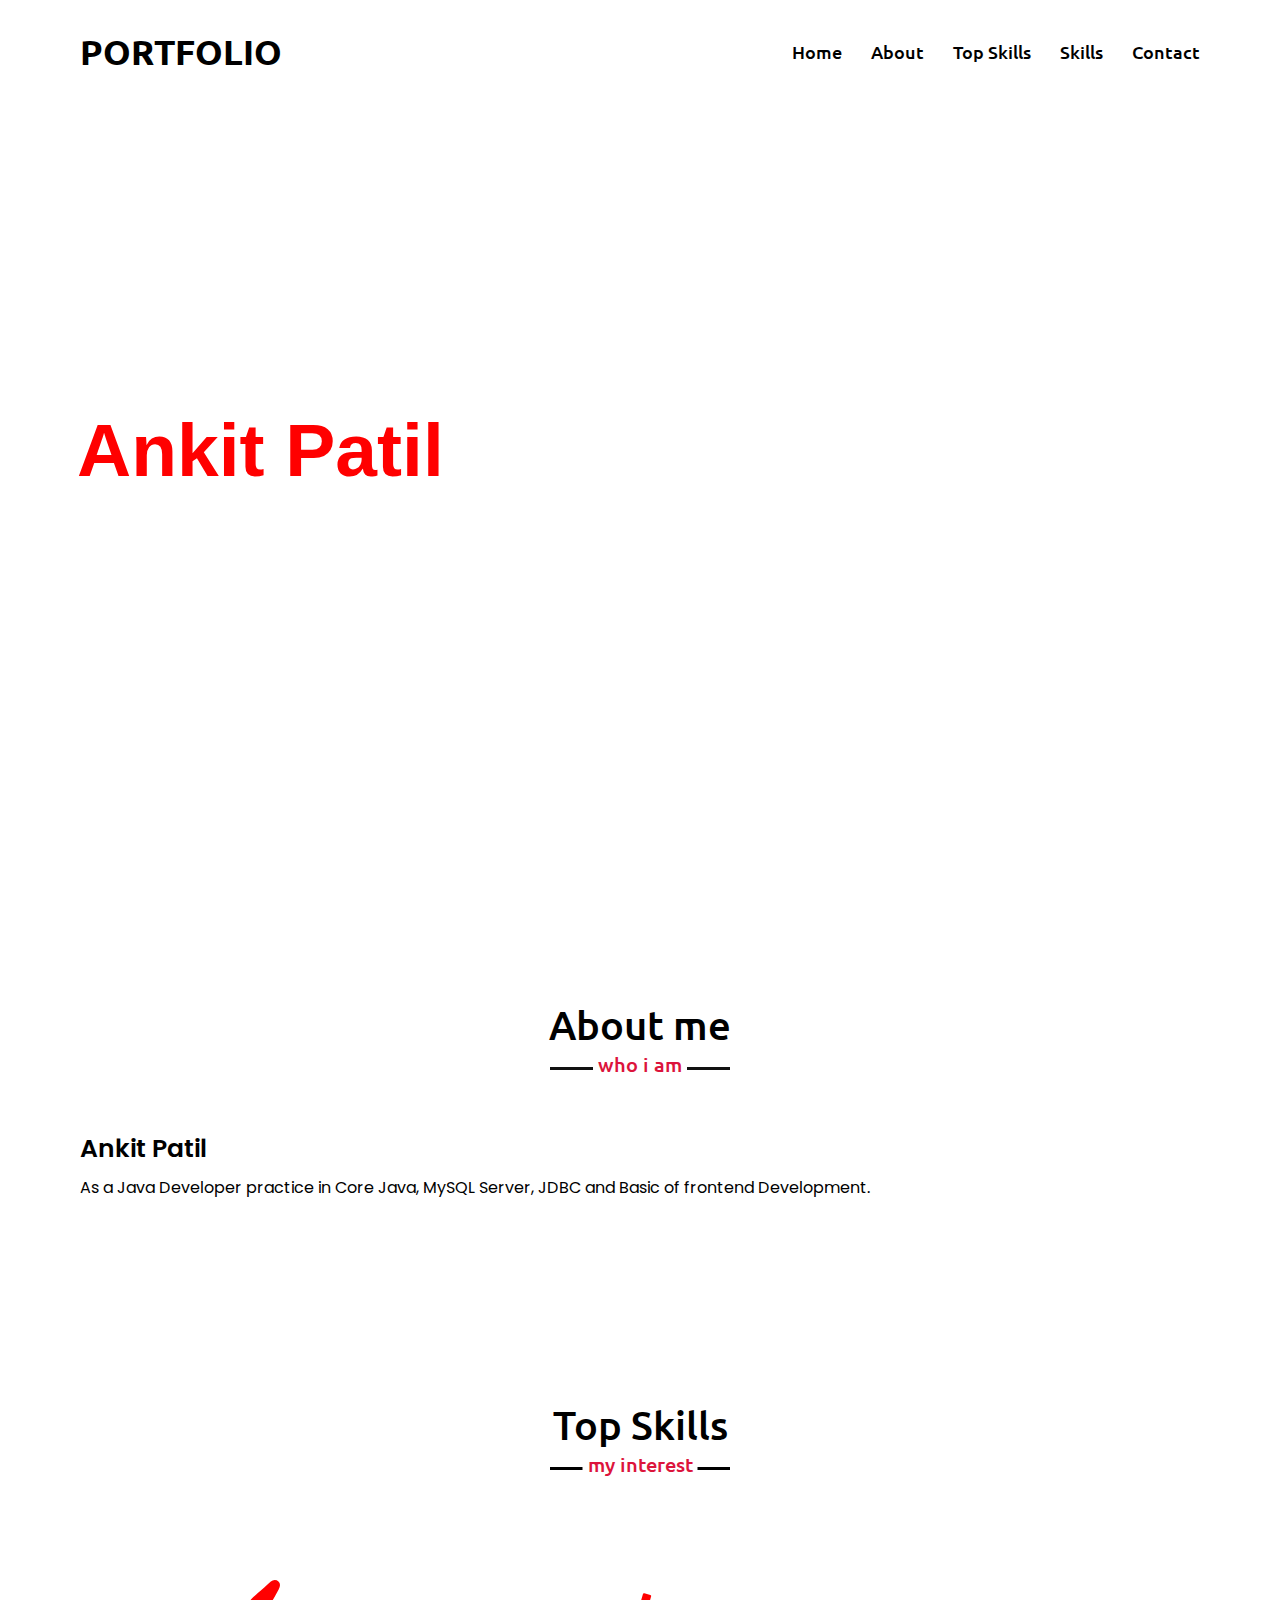
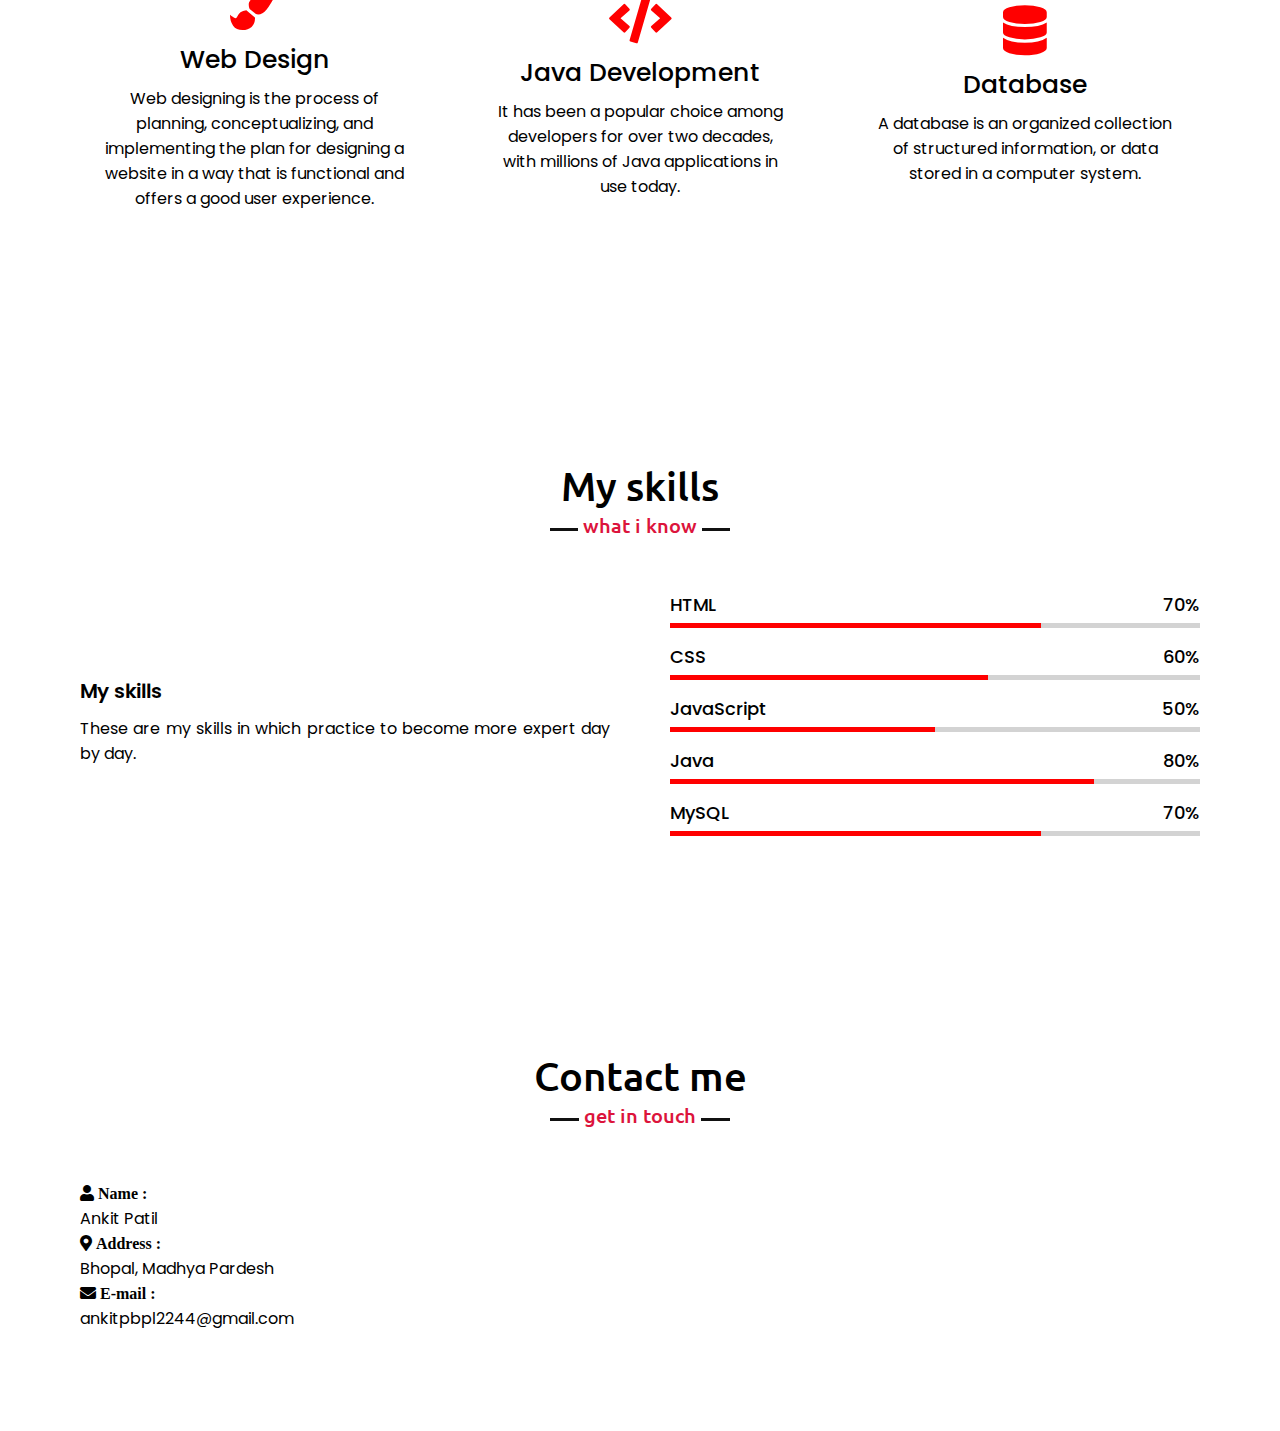
<file: MyPortfolio/index.html>
<!DOCTYPE html>
<html lang="en">
<head>
    <meta charset="UTF-8">
    <meta name="viewport" content="width=device-width, initial-scale=1.0">
    <title>My Portfolio Website</title>
    <link rel="stylesheet" href="style.css">
    <link rel="stylesheet" href="https://cdnjs.cloudflare.com/ajax/libs/font-awesome/5.15.3/css/all.min.css"/>
    <script src="https://code.jquery.com/jquery-3.5.1.min.js"></script>


</head>
<body>
    <nav class="navbar">
        <div class="max-width">
            <div class="logo"><a href="#">PORTFOLIO</a></div>
            <ul class="menu">
                <li><a href="#home" class="menu-btn">Home</a></li>
                <li><a href="#about" class="menu-btn">About</a></li>
                <li><a href="#skill" class="menu-btn">Top Skills</a></li>
                <li><a href="#skills" class="menu-btn">Skills</a></li>
                <li><a href="#contact" class="menu-btn">Contact</a></li>
            </ul>
        </div>
    </nav>

    <!-- home section start -->
    <section class="home" id="home">
        <div class="max-width">
            <div class="home-content">
                <div class="text-2">Ankit Patil</div>
            </div>
        </div>
    </section>

    <!-- about section start -->
    <section class="about" id="about">
        <div class="max-width">
            <h2 class="title">About me</h2>
            <div class="about-content">
                <div class="column right">
                    <div class="text">Ankit Patil</div>
                    <p>As a Java Developer practice in Core Java, MySQL Server, JDBC and Basic of frontend Development.<p>
                    
                </div>            
            </div>
        </div>
    </section>

    <!-- services section start -->
    <section class="skill" id="skill">
        <div class="max-width">
            <h2 class="title">Top Skills</h2>
            <div class="serv-content">
                <div class="card">
                    <div class="box">
                        <i class="fas fa-paint-brush"></i>
                        <div class="text">Web Design</div>
                        <p>Web designing is the process of planning, conceptualizing, and implementing the plan for designing a website in a way that is functional and offers a good user experience.</p>
                    </div>
                </div>
                <div class="card">
                    <div class="box">
                        <i class="fas fa-code"></i>
                        <div class="text">Java Development</div>
                        <p>It has been a popular choice among developers for over two decades, with millions of Java applications in use today.</p>
                    </div>
                </div>
                <div class="card">
                    <div class="box">
                        <i class="fas fa-database"></i>
                        <div class="text">Database</div>
                        <p>A database is an organized collection of structured information, or data stored in a computer system.</p>
                    </div>
                </div>
            
            </div>
        </div>
    </section>

    <!-- skills section start -->
    <section class="skills" id="skills">
        <div class="max-width">
            <h2 class="title">My skills</h2>
            <div class="skills-content">
                <div class="column left">
                    <div class="text">My skills</div>
                    <p>These are my skills in which practice to become more expert day by day.</p>
                </div>
                <div class="column right">
                    <div class="bars">
                        <div class="info">
                            <span>HTML</span>
                            <span>70%</span>
                        </div>
                        <div class="line html"></div>
                    </div>
                    <div class="bars">
                        <div class="info">
                            <span>CSS</span>
                            <span>60%</span>
                        </div>
                        <div class="line css"></div>
                    </div>
                    <div class="bars">
                        <div class="info">
                            <span>JavaScript</span>
                            <span>50%</span>
                        </div>
                        <div class="line js"></div>
                    </div>
                    <div class="bars">
                        <div class="info">
                            <span>Java</span>
                            <span>80%</span>
                        </div>
                        <div class="line php"></div>
                    </div>
                    <div class="bars">
                        <div class="info">
                            <span>MySQL</span>
                            <span>70%</span>
                        </div>
                        <div class="line mysql"></div>
                    </div>
                </div>
            </div>
        </div>
    </section>
   

    <!-- contact section start -->
    <section class="contact" id="contact">
        <div class="max-width">
            <h2 class="title">Contact me</h2>
                <div class="text"></div>
                    <div class="icons">
                        <div class="row">
                            <i class="fas fa-user">  Name :</i>
                            <div class="info">
                                <div class="sub-title">Ankit Patil</div>
                            </div>
                        </div>
                        <div class="row">
                            <i class="fas fa-map-marker-alt">  Address :</i>
                            <div class="info">
                                <div class="sub-title">Bhopal, Madhya Pardesh</div>
                            </div>
                        </div>
                        <div class="row">
                            <i class="fas fa-envelope">  E-mail :</i>
                            <div class="info">
                                <div class="sub-title">ankitpbpl2244@gmail.com</div>
                            </div>
                        </div>
                    </div>
                </div>
    </section>

</body>
</html>
</file>
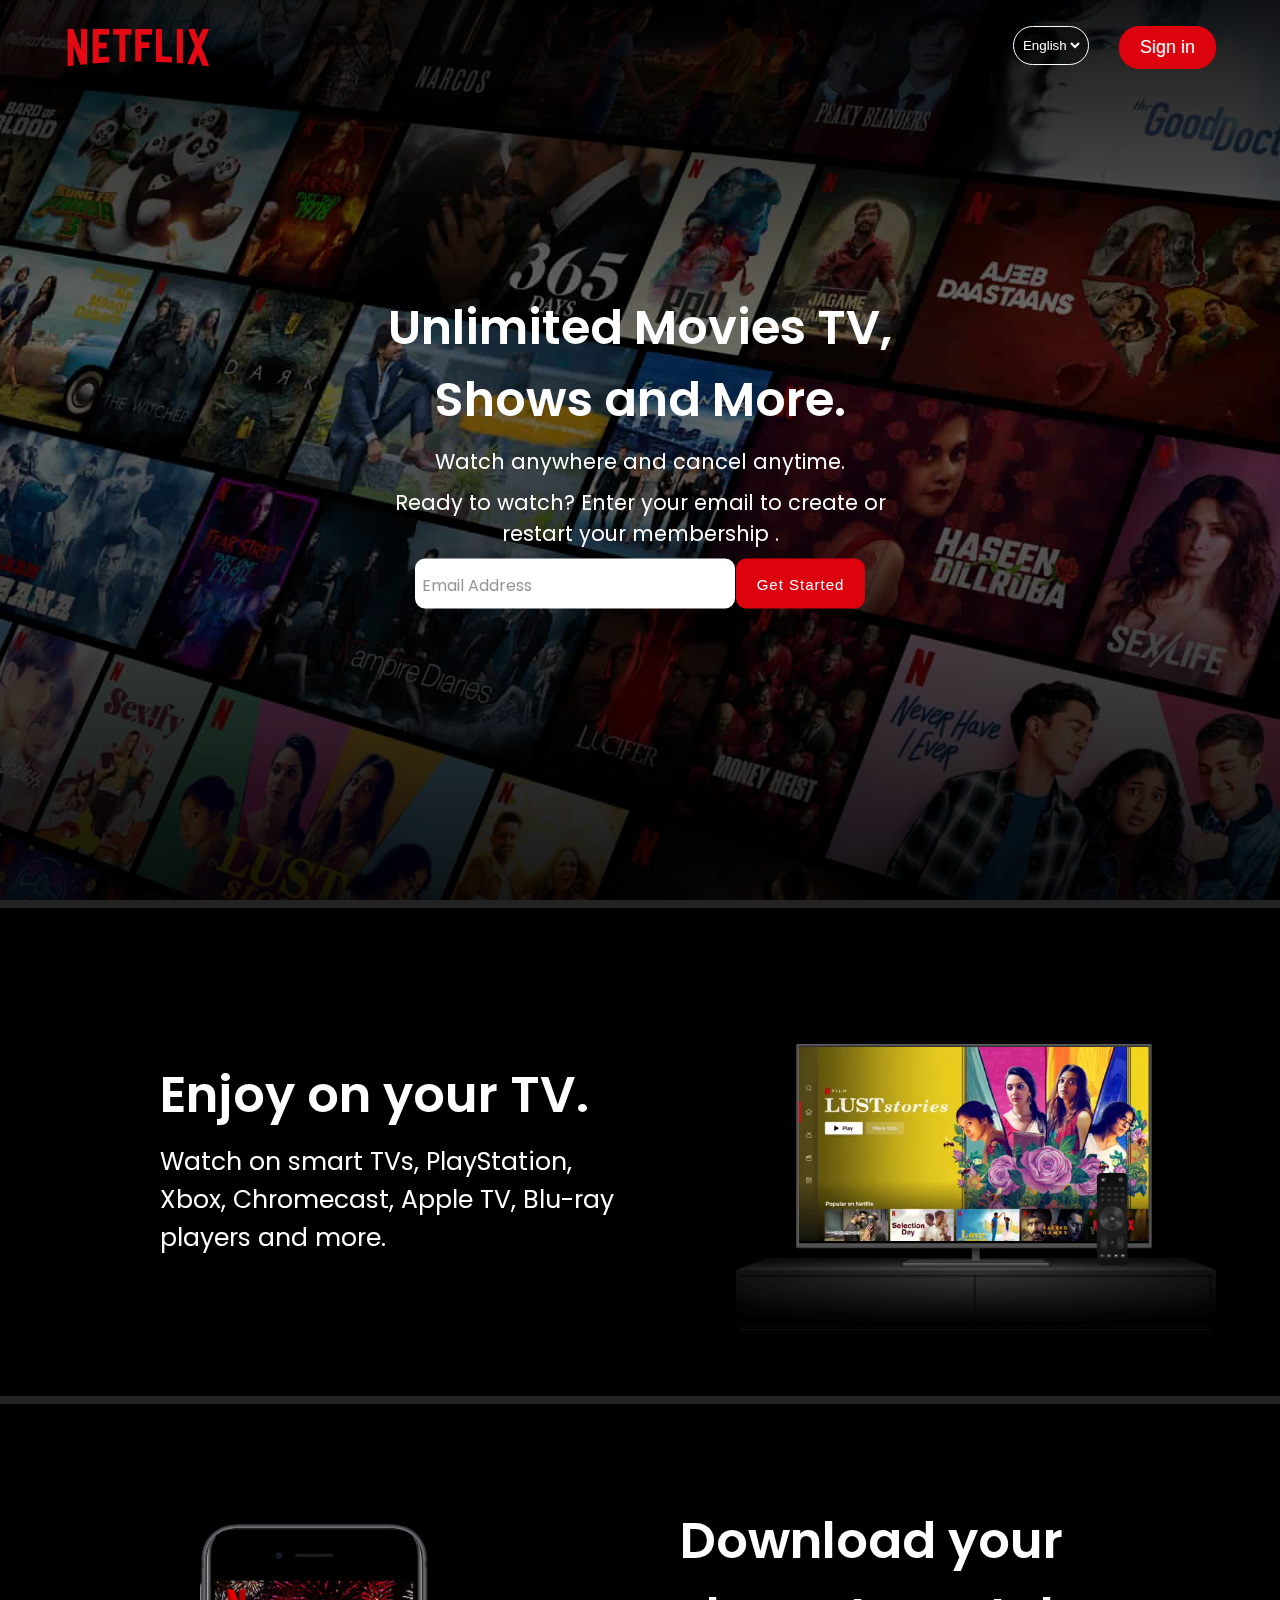
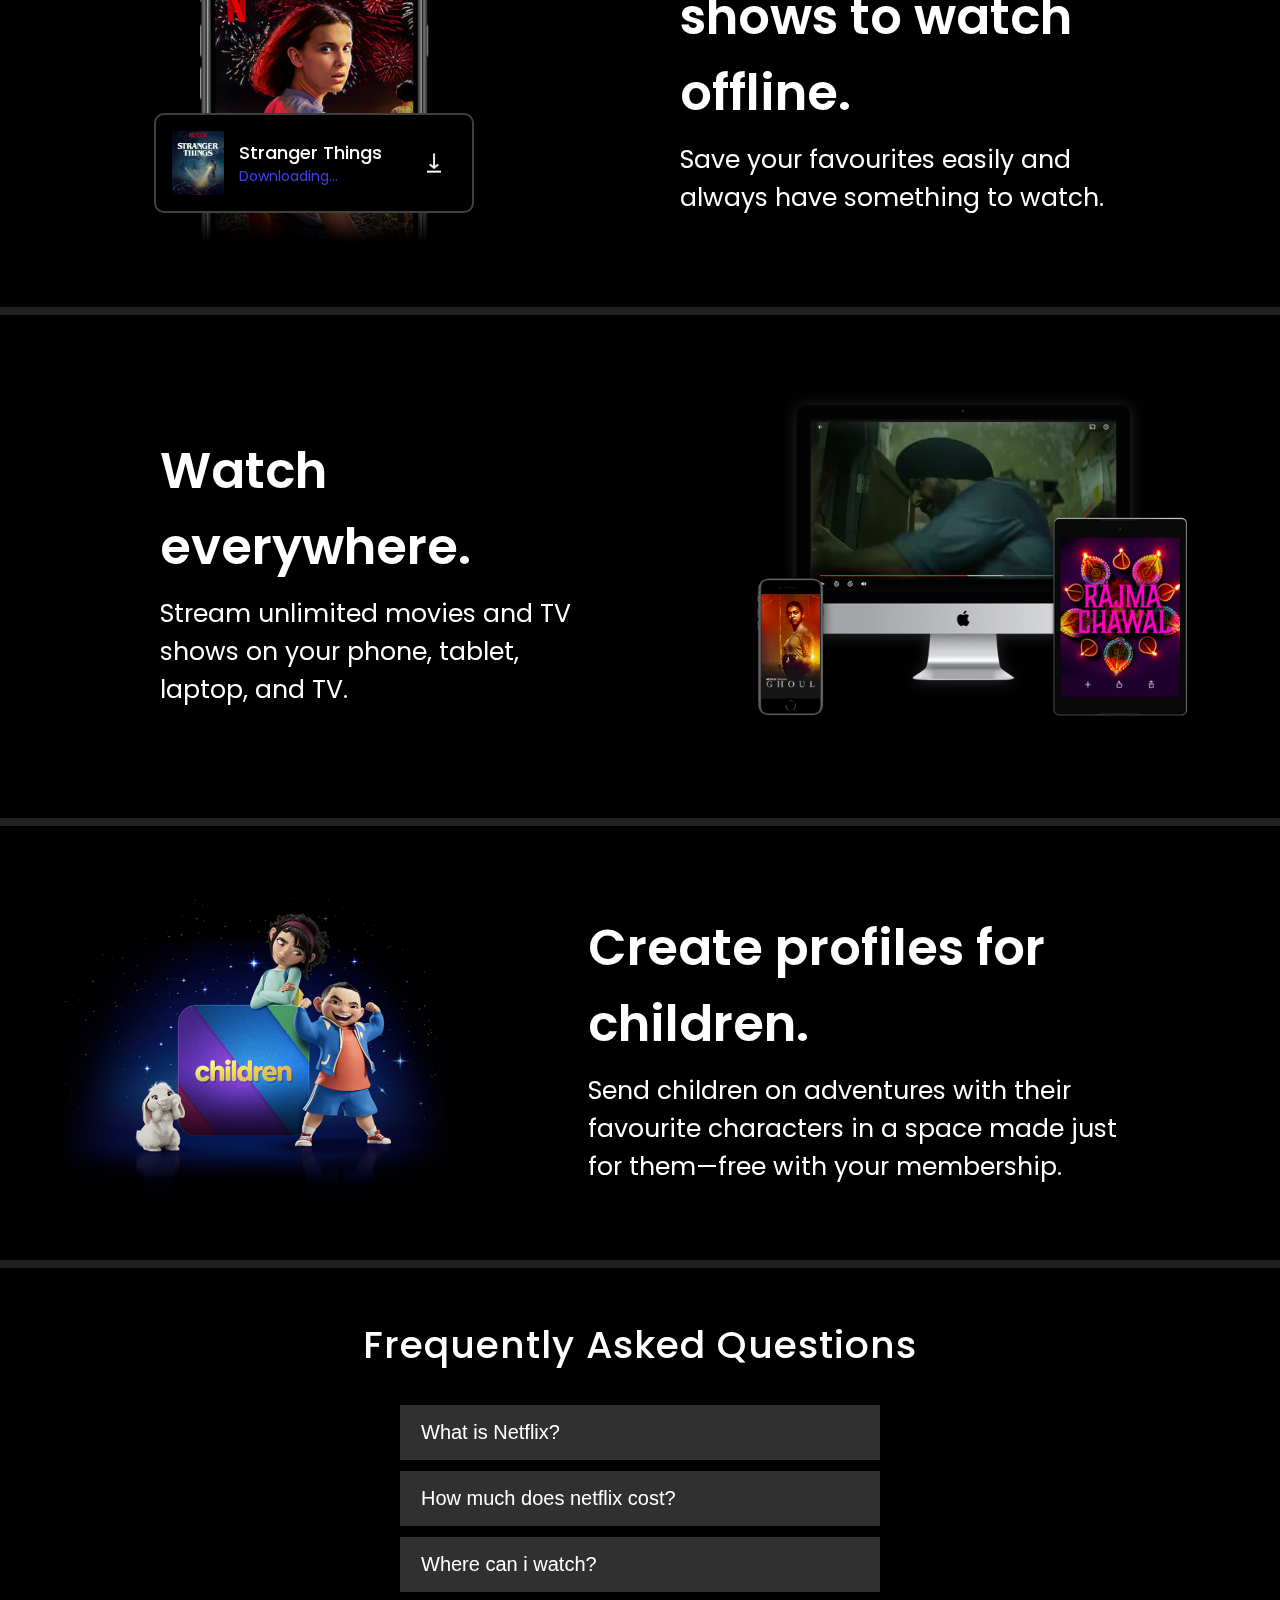
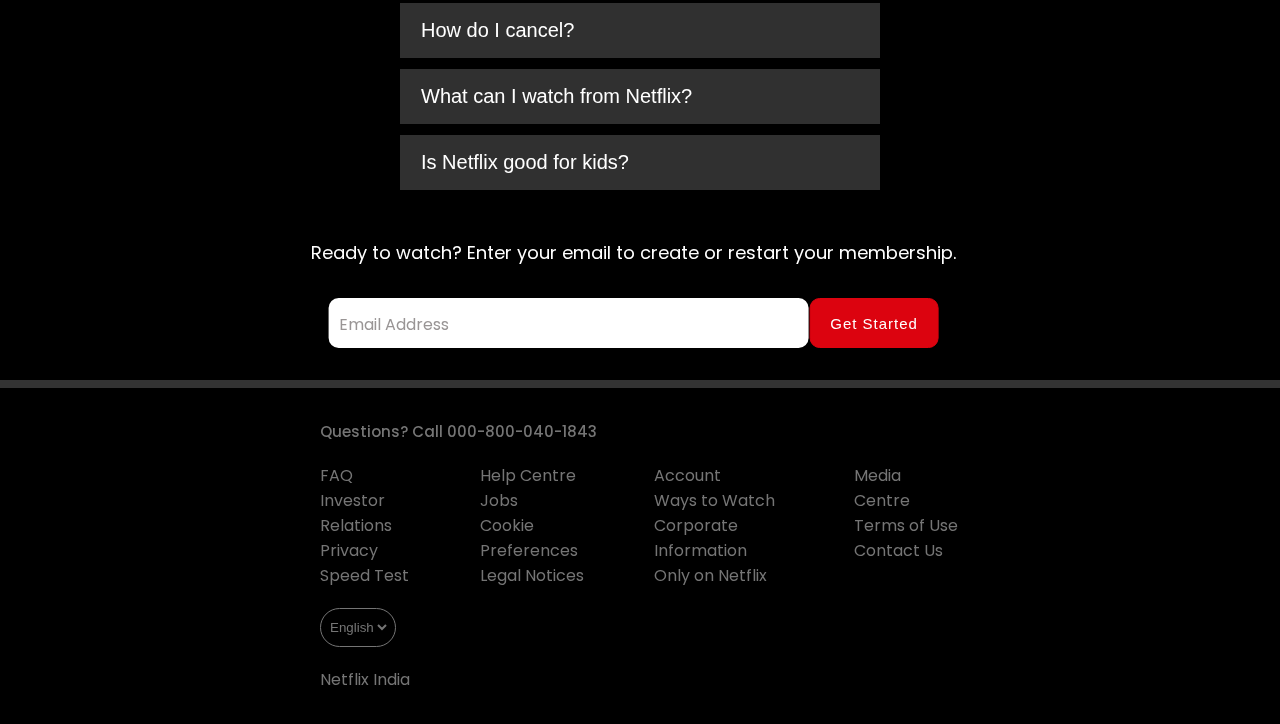
<file: NetFlix_HomePage/index.html>
<html>
  <head>
    <meta charset="utf-8">
    <meta name="description" content="Hello this is my first web page!.">
    <meta name="viewport" content="width=device-width, initial-scale=1.0">
    <link rel="stylesheet" href="styles.css">
    <link rel="stylesheet" href="https://pro.fontawesome.com/releases/v5.10.0/css/all.css" integrity="sha384-AYmEC3Yw5cVb3ZcuHtOA93w35dYTsvhLPVnYs9eStHfGJvOvKxVfELGroGkvsg+p" crossorigin="anonymous">
    <link rel="preconnect" href="https://fonts.googleapis.com">
    <link rel="preconnect" href="https://fonts.gstatic.com" crossorigin="">
    <link href="https://fonts.googleapis.com/css2?family=Poppins:ital,wght@0,100;0,200;0,300;0,400;0,500;0,600;0,700;0,800;0,900;1,100;1,200;1,300;1,400;1,500;1,600;1,700;1,800;1,900&amp;display=swap" rel="stylesheet">
    <title>Netflix India - Watch TV Shows Online, Watch Movies Online</title>
    <link rel="icon" href="images/icon.png">
  </head>
  <body>
    <header>
      <nav class="navbar">
        <div class="navbar__brand">
          <img
            src="images/logo.png"
            alt="logo"
            class="brand__logo"
          />
        </div>

        <div class="navbar__nav__items">
          <div class="nav__item">
            <div class="dropdown__container">
              <i class="fas fa-globe"></i>
              <select
                name="languages"
                id="languagesSelect"
                class="language__drop__down"
              >
                <option value="english" selected style="color: black;">English</option>
                <option value="hindi" style="color: black;">हिन्दी</option>
              </select>
            </div>
          </div>

          <div class="nav__item">
            <button class="signin__button">Sign in</button>
          </div>
        </div>
      </nav>
    </header>

    <main>
      <section class="hero">
        <div class="hero__bg__image__container">
          <img
            src="images/header image.jpg"
            alt="BG hero image"
            class="hero__bg__image"
          />
        </div>
        <div class="hero__bg__overlay"></div>

        <div class="hero__card">
          <h1 class="hero__title">
            Unlimited Movies TV,<br />
            Shows and More.
          </h1>
          <p class="hero__subtitle">Watch anywhere and cancel anytime.</p>
          <p class="hero__description">
            Ready to watch? Enter your email to create or restart your
            membership .
          </p>

          <div class="email__form__container">
            <div class="form__container">
              <input type="email" class="email__input" placeholder=" " />
              <label class="email__label">Email Address</label>
            </div>
            <button class="primary__button">
              Get Started <i class="fal fa-chevron-right"></i>
            </button>
          </div>
        </div>
      </section>
      <section class="features__container">
        <!-- Feature 1 -->
        <div class="feature">
          <div class="feature__details">
            <h3 class="feature__title">Enjoy on your TV.</h3>
            <h5 class="feature__sub__title">
              Watch on smart TVs, PlayStation, Xbox, Chromecast, Apple TV,
              Blu-ray players and more.
            </h5>
          </div>
          <div class="feature__image__container">
            <img
              src="images/feature-1 tv.png"
              alt="Feature image"
              class="feature__image"
            />
            <div class="feature__backgroud__video__container">
              <video
                autoplay=""
                loop=""
                muted=""
                class="feature__backgroud__video"
              >
                <source
                  src="images/feature-1 video.mp4"
                  type="video/mp4"
                />
              </video>
            </div>
          </div>
        </div>
        <!-- Feature 2 -->
        <div class="feature">
          <div class="feature__details">
            <h3 class="feature__title">
              Download your shows to watch offline.
            </h3>
            <h5 class="feature__sub__title">
              Save your favourites easily and always have something to watch.
            </h5>
          </div>
          <div class="feature__image__container">
            <img
              src="images/feature-2 mobile.jpg"
              alt="Feature image"
              class="feature__image"
            />
            <div class="feature__2__poster__container">
              <div class="poster__container">
                <img
                  src="images/feature-2 boxshot.png"
                  alt="poster"
                  class="poster"
                />
              </div>
              <div class="poster__details">
                <h4>Stranger Things</h4>
                <h6>Downloading...</h6>
              </div>
              <div class="download__gif__container">
                <img
                  src="images/feature-2 download-icon.gif"
                  alt="downloading gif"
                  class="gif"
                />
              </div>
            </div>
          </div>
        </div>
        <!-- Feature 3 -->
        <div class="feature">
          <div class="feature__details">
            <h3 class="feature__title">Watch everywhere.</h3>
            <h5 class="feature__sub__title">
              Stream unlimited movies and TV shows on your phone, tablet,
              laptop, and TV.
            </h5>
          </div>
          <div class="feature__image__container feature__3__image__container">
            <img
              src="images/feature-3 device.png"
              alt="Feature image"
              class="feature__image feature__3__image"
            />
            <div
              class="feature__backgroud__video__container feature__3__backgroud__video__container"
            >
              <video
                autoplay=""
                loop=""
                muted=""
                class="feature__backgroud__video feature__3__backgroud__video"
              >
                <source
                  src="images/feature-3 video.mp4"
                  type="video/mp4"
                />
              </video>
            </div>
          </div>
        </div>
        <!-- Feature 4 -->
        <div class="feature">
          <div class="feature__details">
            <h3 class="feature__title">Create profiles for children.</h3>
            <h5 class="feature__sub__title">
              Send children on adventures with their favourite characters in a
              space made just for them—free with your membership.
            </h5>
          </div>
          <div class="feature__image__container">
            <img
              src="images/feature-4.png"
              alt="Feature image"
              class="feature__image"
            />
          </div>
        </div>
      </section>
      <section class="FAQ__list__container">
        <h1 class="FAQ__heading">Frequently Asked Questions</h1>
        <div class="FAQ__list">
          <div class="FAQ__accordian">
            <button class="FAQ__title">
              What is Netflix?<i class="fal fa-plus"></i>
            </button>
            <div class="FAQ__visible">
              <p>
                Netflix is a streaming service that offers a wide variety of
                award-winning TV shows, movies, anime, documentaries and more –
                on thousands of internet-connected devices.
              </p>
              <p>
                You can watch as much as you want, whenever you want, without a
                single ad – all for one low monthly price. There's always
                something new to discover, and new TV shows and movies are added
                every week!
              </p>
            </div>
          </div>
          <div class="FAQ__accordian">
            <button class="FAQ__title">
              How much does netflix cost?<i class="fal fa-plus"></i>
            </button>
            <div class="FAQ__visible">
              <p>
                Watch Netflix on your smartphone, tablet, Smart TV, laptop, or
                streaming device, all for one fixed monthly fee. Plans range
                from ₹ 199 to ₹ 799 a month. No extra costs, no contracts.
              </p>
            </div>
          </div>
          <div class="FAQ__accordian">
            <button class="FAQ__title">
              Where can i watch?<i class="fal fa-plus"></i>
            </button>
            <div class="FAQ__visible">
              <p>
                Watch anywhere, anytime, on an unlimited number of devices. Sign
                in with your Netflix account to watch instantly on the web at
                netflix.com from your personal computer or on any
                internet-connected device that offers the Netflix app, including
                smart TVs, smartphones, tablets, streaming media players and
                game consoles.
              </p>
              <p>
                You can also download your favourite shows with the iOS,
                Android, or Windows 10 app. Use downloads to watch while you're
                on the go and without an internet connection. Take Netflix with
                you anywhere.
              </p>
            </div>
          </div>
          <div class="FAQ__accordian">
            <button class="FAQ__title">
              How do I cancel?<i class="fal fa-plus"></i>
            </button>
            <div class="FAQ__visible">
              <p>
                Netflix is flexible. There are no annoying contracts and no
                commitments. You can easily cancel your account online in two
                clicks. There are no cancellation fees – start or stop your
                account anytime.
              </p>
            </div>
          </div>
          <div class="FAQ__accordian">
            <button class="FAQ__title">
              What can I watch from Netflix?<i class="fal fa-plus"></i>
            </button>
            <div class="FAQ__visible">
              <p>
                Netflix has an extensive library of feature films,
                documentaries, TV shows, anime, award-winning Netflix originals,
                and more. Watch as much as you want, anytime you want.
              </p>
            </div>
          </div>
          <div class="FAQ__accordian">
            <button class="FAQ__title">
              Is Netflix good for kids?<i class="fal fa-plus"></i>
            </button>
            <div class="FAQ__visible">
              <p>
                The Netflix Kids experience is included in your membership to
                give parents control while kids enjoy family-friendly TV shows
                and films in their own space.
              </p>
              <p>
                Kids profiles come with PIN-protected parental controls that let
                you restrict the maturity rating of content kids can watch and
                block specific titles you don’t want kids to see.
              </p>
            </div>
          </div>
        </div>
        <div class="FAQ__get__started__email">
          <h3>
            Ready to watch? Enter your email to create or restart your
            membership.
          </h3>
          <div class="email__form__container">
            <div class="form__container">
              <input type="email" class="email__input" placeholder=" " />
              <label class="email__label">Email Address</label>
            </div>
            <button class="primary__button">
              Get Started <i class="fal fa-chevron-right"></i>
            </button>
          </div>
        </div>
      </section>
    </main>

    <footer>
      <div class="footer__row__1">
        <h4>Questions? Call 000-800-040-1843</h4>
      </div>
      <div class="footer__row__2">
        <div class="column__1">
          <p>FAQ</p>
          <p>Investor Relations</p>
          <p>Privacy</p>
          <p>Speed Test</p>
        </div>
        <div class="column__2">
          <p>Help Centre</p>
          <p>Jobs</p>
          <p>Cookie Preferences</p>
          <p>Legal Notices</p>
        </div>
        <div class="column__3">
          <p>Account</p>
          <p>Ways to Watch</p>
          <p>Corporate Information</p>
          <p>Only on Netflix</p>
        </div>
        <div class="column__4">
          <p>Media Centre</p>
          <p>Terms of Use</p>
          <p>Contact Us</p>
        </div>
      </div>
      <div class="footer__row__3">
        <div class="dropdown__container">
          <i class="fas fa-globe"></i>
          <select
            name="languages"
            id="languagesSelect"
            class="language__drop__down"
          >
            <option value="english" selected>English</option>
            <option value="hindi">हिन्दी</option>
          </select>
        </div>
      </div>
      <div class="footer__row__4">
        <p>Netflix India</p>
      </div>
    </footer>

    <script src="index.js"></script>
  </body>
</html>
</file>
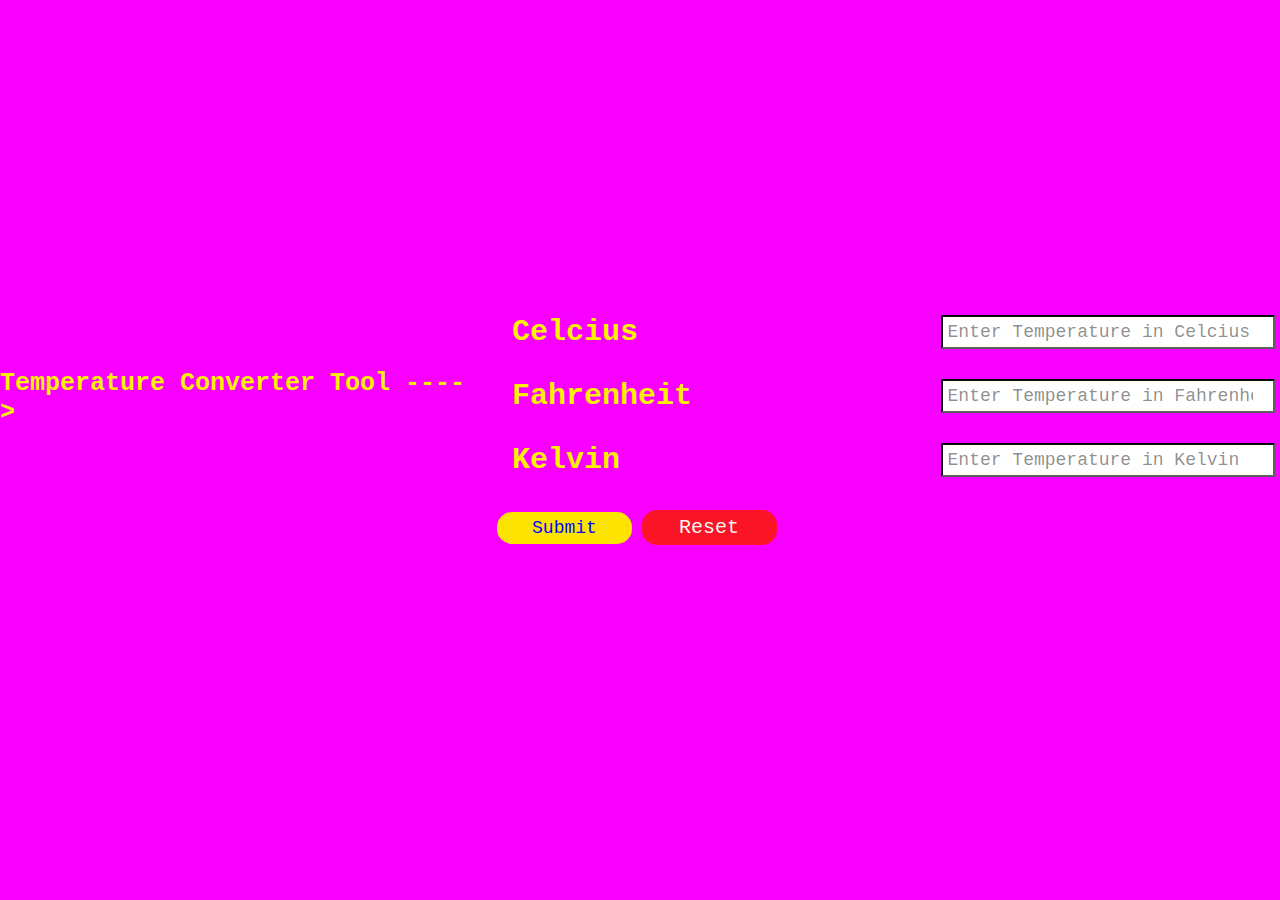
<file: Temperature_Converter_Tool/index.html>
<!DOCTYPE html>
<html lang="en">
<head>
    <meta charset="UTF-8">
    <meta name="viewport" content="width=device-width, initial-scale=1.0">
    <title>Temperature Converter Tool</title>
    <link rel="stylesheet" href="style.css">
    <link rel="icon" type="image/x-icon" href="images/cloud.jpg">
</head>
<body>
    <h1 class="heading">Temperature Converter Tool ----></h1>
    <div class="container">
        <div class="temp-container">
            <label for="Celcius">Celcius</label>
            <input 
            onchange ="convertTemp(event)"
            type="number" 
            name="Celcius" 
            id="Celcius" 
            class="Celcius" 
            placeholder="Enter Temperature in Celcius"/>    
        </div>
        <div class="temp-container">
            <label for="fahre">Fahrenheit</label>
            <input 
            onchange="convertTemp(event)"
            type="number" 
            name="Fahrenheit" 
            id="Fahrenheit" 
            class="Fahrenheit" 
            placeholder="Enter Temperature in Fahrenheit"/>    
        </div>
        <div class="temp-container">
            <label for="Kelvin">Kelvin</label>
            <input 
            onchange="convertTemp(event)"
            type="number" 
            name="Kelvin" 
            id="Kelvin" 
            class="Kelvin" 
            placeholder="Enter Temperature in Kelvin"/>    
        </div>
        <br>
        <input type="submit" name="temp" id="submit">
        <input type="reset" name="temp" id="clear">
    </div>
    
    
    
    <script src="./script.js"></script>
    
</body>
</html>
</file>
<file: MyPortfolio/style.css>
/*  import google fonts */
@import url('https://fonts.googleapis.com/css2?family=Poppins:wght@400;500;600;700&family=Ubuntu:wght@400;500;700&display=swap');

*{
    margin: 0;
    padding: 0;
    box-sizing: border-box;
    text-decoration: none;
    background-color: rgb(255, 255, 255);
}

/* all similar content styling codes */
section{
    padding: 100px 0;
}
.max-width{
    max-width: 1300px;
    padding: 0 80px;
    margin: auto;
}
.about, .skill, .skills, .teams, .contact{
    font-family: 'Poppins', sans-serif;
}
.about .about-content,
.skill .serv-content,
.skills .skills-content,
.contact .contact-content{
    display: flex;
    flex-wrap: wrap;
    align-items: center;
    justify-content: space-between;
}
section .title{
    position: relative;
    text-align: center;
    font-size: 40px;
    font-weight: 500;
    margin-bottom: 60px;
    padding-bottom: 20px;
    font-family: 'Ubuntu', sans-serif;
}
section .title::before{
    content: "";
    position: absolute;
    bottom: 0px;
    left: 50%;
    width: 180px;
    height: 3px;
    background: #111;
    transform: translateX(-50%);
}
section .title::after{
    position: absolute;
    bottom: -8px;
    left: 50%;
    font-size: 20px;
    color: crimson;
    padding: 0 5px;
    background: #fff;
    transform: translateX(-50%);
}

/* navbar styling */
.navbar{
    position: absolute;
    width: 100%;
    z-index: 999;
    padding: 30px 0;
    font-family: 'Ubuntu', sans-serif;
    transition: all 0.3s ease;
        
}
.navbar.sticky{
    padding: 15px 0;
    background: crimson;
}
.navbar .max-width{
    display: flex;
    align-items: center;
    justify-content: space-between;
}
.navbar .logo a{
    color: rgb(0, 0, 0);
    font-size: 35px;
    font-weight: 600;
}
.navbar .logo. a:hover{
    transition: all 0.3s ease;
}
.navbar .logo a span{
    color: rgb(255, 0, 0);
    transition: all 0.3s ease;
}
.navbar .menu li{
    list-style: none;
    display: inline-block;
}
.navbar .menu li a{
    display: block;
    color: rgb(0, 0, 0);
    font-size: 18px;
    font-weight: 500;
    margin-left: 25px;
    transition: color 0.3s ease;
}
.navbar .menu li a:hover{
    color: crimson;
}
.navbar.sticky .menu li a:hover{
    color: #fff;
}

/* menu btn styling */
.menu-btn{
    color: #fff;
    font-size: 23px;
    cursor: pointer;
    display: none;
}

/* home section styling */
.home{
    display: flex;
    background-color: rgb(255, 255, 255);
    height: 100vh;
    color: rgb(255, 0, 0);
    min-height: 500px;
    background-size: cover;
    background-attachment: fixed;
    font-family: 'Ubuntu', sans-serif;
}
.home .max-width{
  width: 100%;
  display: flex;
}
.home .max-width .row{
  margin-right: 0;
}

.home .home-content .text-2{
    font-size: 75px;
    font-weight: 600;
    margin-left: -3px;
    font-family:'Gill Sans', 'Gill Sans MT', Calibri, 'Trebuchet MS', sans-serif;
}
.home .home-content .text-3{
    font-size: 40px;
    margin: 5px 0;
}
.home .home-content .text-3 span{
    color: rgb(255, 0, 0);
    font-weight: 500;
}

/* about section styling */
.about .title::after{
    content: "who i am";
}

.about .about-content {
    width: 100%;
}
.about .about-content .text{
    font-size: 25px;
    font-weight: 600;
    margin-bottom: 7px;
   
}
.about .about-content .text span{
    color: rgb(255, 0, 0);
}
.about .about-content p{
    text-align: justify;
}

/* skill section styling */
.skill{
    color:rgb(0, 0, 0);
    background: rgb(255, 255, 255);
}
.skill .title::before,
.teams .title::before{
    background: rgb(0, 0, 0);
}
.skill .title::after,
.teams .title::after{
    background: rgb(255, 255, 255);
    content: "my interest";
}
.skill .serv-content .card{
    width: calc(33% - 20px);
    text-align: center;
    border-radius: 6px;
    padding: 50px 25px;
    cursor: pointer;
    transition: all 0.3s ease;
}

.skill .serv-content .card .box{
    transition: all 0.3s ease;
}
.skill .serv-content .card:hover .box{
    transform: scale(1.05);
}
.skill .serv-content .card i{
    font-size: 50px;
    color: rgb(255, 0, 0);
    transition: color 0.3s ease;
}
.skill .serv-content .card .text{
    font-size: 25px;
    font-weight: 500;
    margin: 10px 0 7px 0;
}

/* skills section styling */

.skills .title::after{
    content: "what i know";
}
.skills .skills-content .column{
    width: calc(50% - 30px);
}
.skills .skills-content .left .text{
    font-size: 20px;
    font-weight: 600;
    margin-bottom: 10px;
}
.skills .skills-content .left p{
    text-align: justify;
}

.skills .skills-content .left a:hover{
    color: rgb(255, 0, 0);
    background: none;
}
.skills .skills-content .right .bars{
    margin-bottom: 15px;
}
.skills .skills-content .right .info{
    display: flex;
    margin-bottom: 5px;
    align-items: center;
    justify-content: space-between;
}
.skills .skills-content .right span{
    font-weight: 500;
    font-size: 18px;
}
.skills .skills-content .right .line{
    height: 5px;
    width: 100%;
    background: lightgrey;
    position: relative;
}
.skills .skills-content .right .line::before{
    content: "";
    position: absolute;
    height: 100%;
    left: 0;
    top: 0;
    background: rgb(255, 0, 0);
}
.skills-content .right .html::before{
    width: 70%;
}
.skills-content .right .css::before{
    width: 60%;
}
.skills-content .right .js::before{
    width: 50%;
}
.skills-content .right .php::before{
    width: 80%;
}
.skills-content .right .mysql::before{
    width: 70%;
}

/* contact section styling */

.contact .title::after{
    content: "get in touch";
}
.contact .contact-content .column{
    width: calc(50% - 30px);
}
.contact .contact-content .text{
    font-size: 20px;
    font-weight: 600;
    margin-bottom: 10px;
}
.contact .contact-content .left p{
    text-align: justify;
}
.contact .contact-content .left .icons{
    margin: 10px 0;
}
.contact .contact-content .row{
    display: flex;
    height: 65px;
    align-items: center;
}
.contact .contact-content .row .info{
    margin-left: 30px;
}
.contact .contact-content .row i{
    font-size: 25px;
    color: rgb(255, 0, 0);
}
.contact .contact-content .info .head{
    font-weight: 500;
}
.contact .contact-content .info .sub-title{
    color: #333;
}
</file>
<file: NetFlix_HomePage/styles.css>
* {
  margin: 0;
  padding: 0;
  box-sizing: border-box;
}

body {
  background-color: black;
  color: white;
  font-family: "Poppins", sans-serif;
}

.navbar {
  position: absolute;
  top: 0;
  width: 100%;
  display: flex;
  justify-content: space-between;
  padding: 3% 5%;
  z-index: 10;
}

.navbar__brand {
  width: 100px;
  height: 100%;
}

.brand__logo {
  width: 100%;
  height: 100%;
}

.language__drop__down {
  background: transparent;
  border: none;
  color: rgb(255, 255, 255);
}

.language__drop__down:focus {
  outline: none;
  background-color: #333;
}

.language__drop__down option {
  background-color: rgb(216, 210, 210);
}

.dropdown__container {
  border: 1px solid rgb(255, 255, 255);
  padding: 0.4rem;
  border-radius: 20px;
  background: rgba(0, 0, 0, 0.4);
}

.signin__button {
  background-color: #dc030f;
  border: 1px solid #dc030f;
  color: white;
  padding: 0.25rem 0.5rem;
  border-radius: 20px;
}

.navbar__nav__items {
  display: flex;
  gap: 10px;
}

.hero__bg__image__container {
  width: 100%;
  height: 80vh;
}

.hero__bg__image {
  width: 100%;
  height: 100%;
  object-fit: cover;
}

.hero__bg__overlay {
  position: absolute;
  inset: 0;
  width: 100%;
  height: 80vh;
  background: rgba(0, 0, 0, 0.4);
  background-image: linear-gradient(
    to top,
    rgba(0, 0, 0, 0.8) 0,
    rgba(0, 0, 0, 0) 60%,
    rgba(0, 0, 0, 0.8) 100%
  );
}

.hero__card {
  position: absolute;
  top: 20%;
  text-align: center;
  display: flex;
  flex-direction: column;
  gap: 10px;
}

.hero__title {
  font-weight: 600;
  font-size: 2rem;
}

.hero__subtitle,
.hero__description {
  font-weight: 400;
  font-size: 1rem;
}

.hero__description {
  margin: 0 50px;
}

.email__input {
  border: none;
  background: transparent;
  width: 100%;
  height: 100%;
  padding-left: 7px;
}
.email__label {
  color: black;
  position: absolute;
  top: 28%;
  left: 2%;
  color: rgb(153, 149, 149);
  transition: 0.5s;
}

.email__form__container {
  display: flex;
  flex-direction: column;
  justify-content: center;
  align-items: center;
  gap: 15px;
}

.form__container {
  background-color: white;
  width: 90%;
  height: 50px;
  position: relative;
  border-radius: 10px;
}

.email__input:focus + .email__label {
  top: 0.2rem;
  font-size: 10px;
}

.email__input:not(:placeholder-shown).email__input:not(:focus) + .email__label {
  top: 0.2rem;
  font-size: 10px;
}

.email__input:focus-visible {
  outline: none;
}

.primary__button {
  background-color: #dc030f;
  border: 1px solid #dc030f;
  color: white;
  padding: 0.8rem 1.2rem;
  border-radius: 10px;
  font-size: 15px;
  letter-spacing: 1px;
}

.feature {
  border-top: 8px solid #222;
  padding: 2rem 1rem;
}

.feature__details {
  text-align: center;
}

.feature__title {
  font-size: 25px;
  font-weight: 600;
  margin: 10px 0;
}

.feature__sub__title {
  font-size: 15px;
  font-weight: 400;
}

.feature__image__container {
  width: 100%;
  position: relative;
}
.feature__image {
  width: 100%;
}

.feature__backgroud__video__container {
  position: absolute;
  width: 100%;
  top: 20%;
  left: 13%;
  height: 100%;
  max-width: 73%;
  max-height: 54%;
  z-index: -2;
}

.feature__backgroud__video {
  width: 100%;
}

.feature__2__poster__container {
  position: absolute;
  bottom: 8%;
  left: 50%;
  transform: translateX(-50%);
  width: 100%;
  max-width: 16em;
  display: flex;
  align-items: center;
  background-color: black;
  border: 2px solid rgba(255, 255, 255, 0.25);
  border-radius: 10px;
  height: 60px;
  padding: 0.25rem 0.6rem;
  gap: 15px;
}

.poster__container {
  width: 20%;
}

.poster {
  width: 100%;
  height: 100%;
}
.poster__details {
  width: 60%;
}
.poster__details > h4 {
  font-size: 13px;
  font-weight: 500;
}
.poster__details > h6 {
  font-size: 12px;
  font-weight: 400;
  color: rgb(63, 63, 246);
}

.download__gif__container {
  width: 20%;
  height: 100%;
}
.gif {
  width: 100%;
  height: 100%;
}

.feature__3__backgroud__video__container {
  max-width: 63%;
  max-height: 47%;
  z-index: -2;
  top: 9%;
  left: 19%;
}

.FAQ__accordian {
  width: 100%;
}
.FAQ__title {
  width: 100%;
  display: flex;
  justify-content: space-between;
  padding: 15px 20px;
  font-size: 18px;
  background-color: #303030;
  border: 1px solid #303030;
  color: white;
}

.FAQ__visible {
  background-color: #303030;
  border-top: 1px solid black;
  max-height: 0;
  overflow: hidden;
  transition: max-height 0.5s ease-in-out;
}


.FAQ__list__container {
  border-top: 8px solid #222;
  padding: 2rem 0;
}
.FAQ__heading {
  font-size: 20px;
  text-align: center;
  font-weight: 600;
  margin: 1rem 3rem;
}

.FAQ__list {
  display: flex;
  flex-direction: column;
  justify-content: center;
  align-items: center;
  gap: 10px;
}

.FAQ__get__started__email {
  text-align: center;
}

.FAQ__get__started__email > h3 {
  font-size: 18px;
  font-weight: 400;
  margin: 2rem 0;
}

footer {
  border-top: 8px solid #333;
  padding: 2rem 1rem;
  color: #757575;
  display: flex;
  flex-direction: column;
  gap: 20px;
}

.footer__row__2 {
  display: flex;
  flex-wrap: wrap;
  justify-content: space-around;
  gap: 20px;
}

.footer__row__1 > h4 {
  font-size: 15px;
  font-weight: 500;
}

.footer__row__3 > .dropdown__container {
  border: 1px solid #757575;
  color: #757575;
}

.footer__row__3 > .dropdown__container > .language__drop__down {
  color: #757575;
}

@media (min-width: 768px) {
  .hero__bg__image__container {
    height: 100vh;
  }

  .hero__bg__overlay {
    height: 100vh;
  }
  .hero__card {
    top: 40%;
    left: 30%;
    transform: translate(-20%, -20%);
  }
  .hero__title {
    font-size: 3rem;
  }
  .hero__subtitle,
  .hero__description {
    font-size: 1.3rem;
  }

  .feature {
    padding: 4rem;
  }

  .feature__title {
    font-size: 35px;
  }

  .feature__sub__title {
    font-size: 20px;
  }
  .feature__2__poster__container {
    max-width: 26em;
    height: 85px;
  }
  .poster__container {
    width: 15%;
  }
  .download__gif__container {
    width: 3rem;
    height: 3rem;
  }

  .poster__details > h4 {
    font-size: 18px;
  }
  .poster__details > h6 {
    font-size: 14px;
  }
  .FAQ__title {
    font-size: 20px;
  }
  .FAQ__heading {
    font-size: 38px;
    font-weight: 500;
    letter-spacing: 1px;
  }
  .FAQ__list {
    padding: 1rem 5rem;
  }
  .FAQ__get__started__email {
    width: 75%;
    display: flex;
    flex-direction: column;
    justify-content: center;
    transform: translateX(15%);
  }
}

@media (min-width: 1024px) {
  .navbar {
    padding: 2% 5%;
  }

  .navbar__brand {
    width: 150px;
  }

  .signin__button {
    padding: 10px 20px;
    font-size: 18px;
  }
  .dropdown__container {
    padding: 10px 5px;
  }

  .navbar__nav__items {
    gap: 30px;
  }

  .hero__card {
    top: 50%;
    left: 50%;
    transform: translate(-50%, -50%);
  }

  .form__container {
    width: 50%;
  }
  .email__form__container {
    flex-direction: row;
    align-items: center;
    gap: 1px;
  }
  .primary__button {
    height: 50px;
  }

  .feature {
    display: flex;
    align-items: center;
    justify-content: space-between;
    gap: 20px;
  }

  .feature__details {
    text-align: left;
    padding: 0 6rem;
  }

  .feature__title {
    font-size: 50px;
  }

  .feature__sub__title {
    font-size: 25px;
  }

  .feature__image__container {
    max-width: 500px;
  }

  .feature:nth-child(even) {
    flex-direction: row-reverse;
  }

  .feature__2__poster__container {
    max-width: 20em;
    height: 100px;
    padding: 1rem;
  }
  .poster__container {
    width: 20%;
  }
  .FAQ__list {
    padding: 1rem 25rem;
  }
  .FAQ__get__started__email {
    transform: translateX(16%);
  }
  footer {
    padding: 2rem 20rem;
    justify-content: flex-start;
    text-align: left;
    align-items: flex-start;
  }

  .footer__row__2 {
    justify-content: space-between;
    align-items: flex-start;
    flex-wrap: nowrap;
  }

  .footer__row__1,
  .footer__row__3,
  .footer__row__4 {
    align-self: flex-start;
  }
}

@media (min-width: 1254px) {
}
</file>
<file: Temperature_Converter_Tool/style.css>
body {
    margin: 0;
    display: flex;
    justify-content: center;
    align-items: center;
    min-height: 100vh;
    background: rgb(247, 0, 255);
    font-family: monospace, sans-serif;
    color: #ffef00;
}
.container{
    background: rgba(49, 19, 19, 0);
    padding: 20px;
    width: 85%;
    max-width: 800px;
    min-height: 300px;
    display:flexbox;
    flex-direction: column;
    align-items: center;
}

.heading {
    font-size: 25px;
    padding-bottom: 105px; 
    
}

.temp-container {
    width: 100%;
    padding: 15px;
    font-weight: bold;
    font-size: 30px;
    display: flex;
    flex-direction: row;
    align-items: center;
    justify-content: space-between;
}

input {
    width: 40%;
    font-family: monospace;
    padding: 5px;
    outline: none;
    background: rgb(255, 255, 255);
    border-color: rgb(94, 94, 94);
    color: rgb(0, 0, 0);
    font-size: 18px;
}

input::placeholder {
    color: rgba(0, 0, 0, 0.459);
}

@media (min-width: 600px) {
    .container {
        width: 70%;
    }

    input {
        width: 50%;
    }
}

@media (min-width: 900px) {
    .container {
        width: 60%;
    }

    input {
        width: 42%;
    }
}
#clear {
    background-color:rgb(251, 19, 38);
    border: 1px solid rgba(0, 0, 0, 0);
    color: whitesmoke;
    width: 135px;
    border-radius: 15px;
    font-size: 20px;
    padding: 5px ;
    transition: all 0.8s ease;
}
#submit {
    width: 135px;
    border-radius: 15px;
    /*margin: 30px 0 20px 0;*/
    font-size: 18px;
    background-color: #fde400;
    border: 1px solid rgba(255, 255, 255, 0);
    color: rgb(0, 4, 255);
    padding: 5px;
    transition: all 0.8s ease;
    
}

#clear:hover{
    background-color: antiquewhite;
    color: black;
    
}

#submit:hover{
    background-color: antiquewhite;
    color: black;
}
</file>
